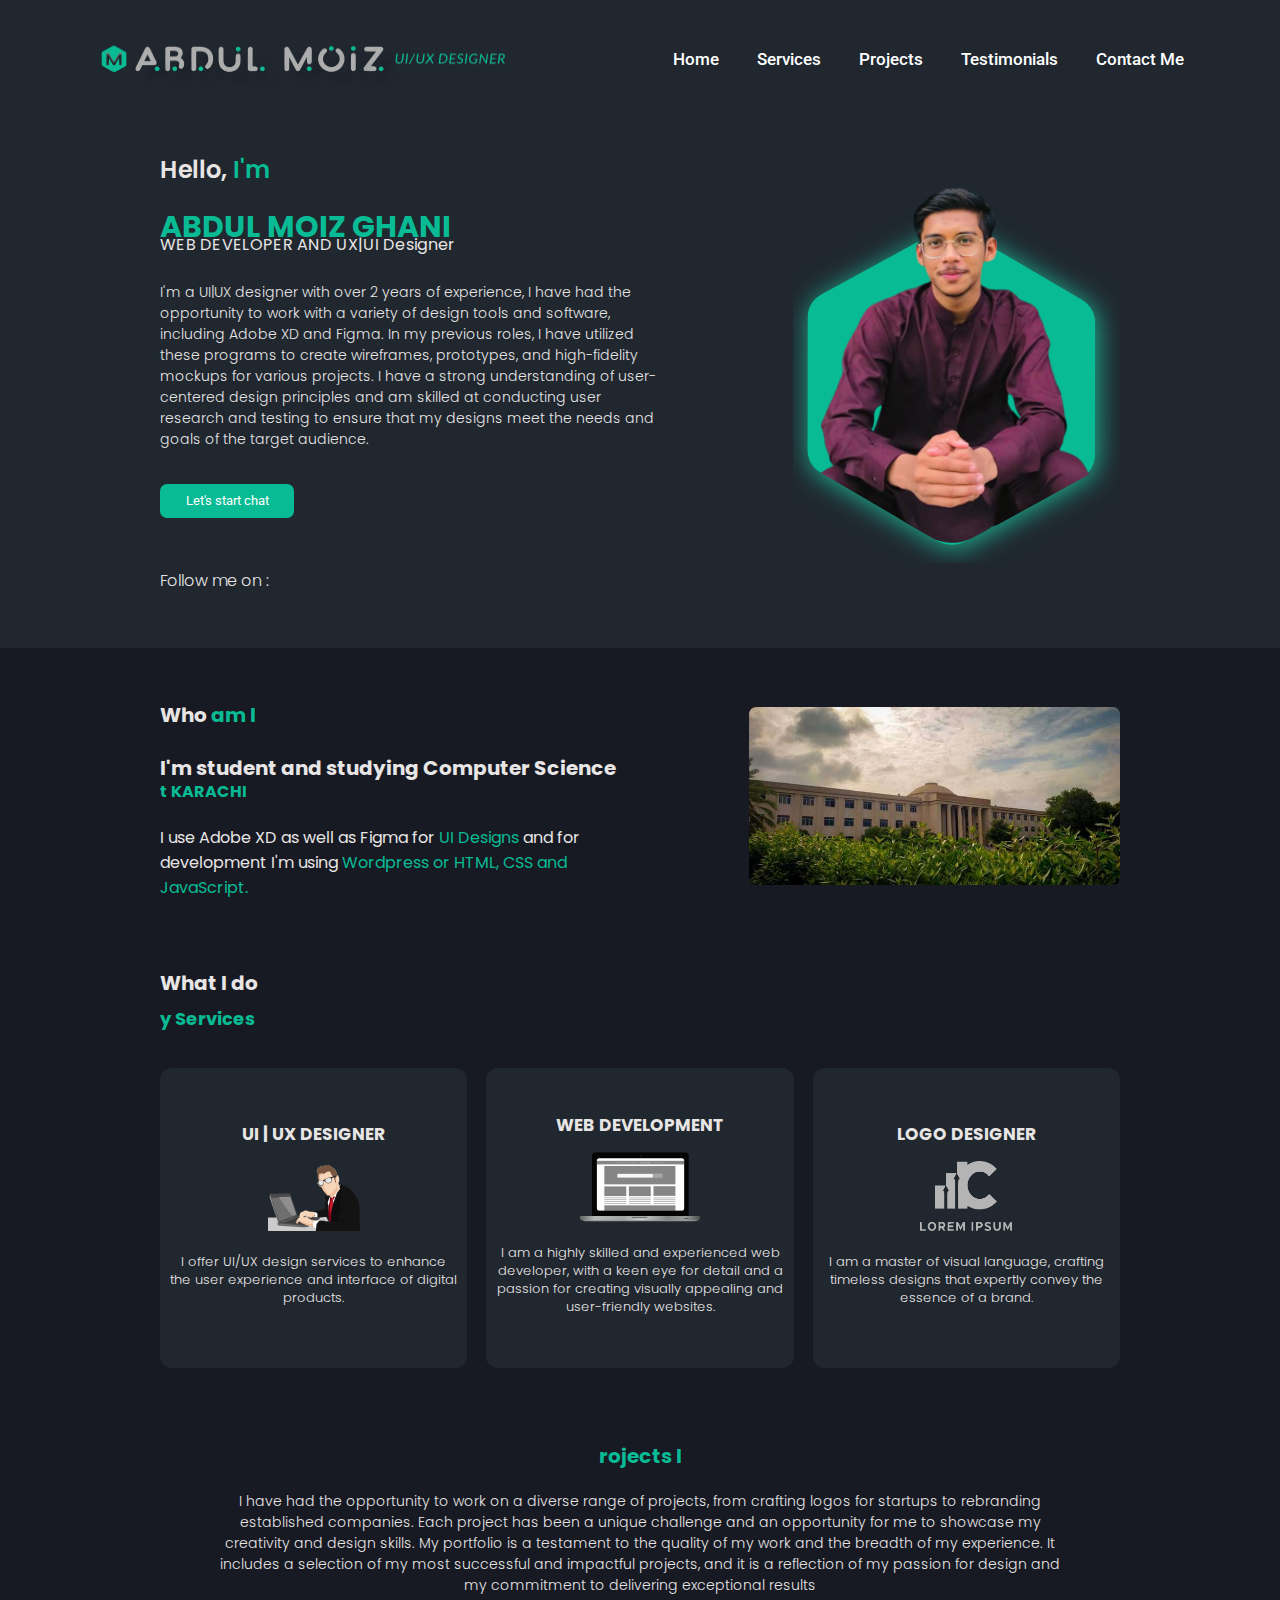
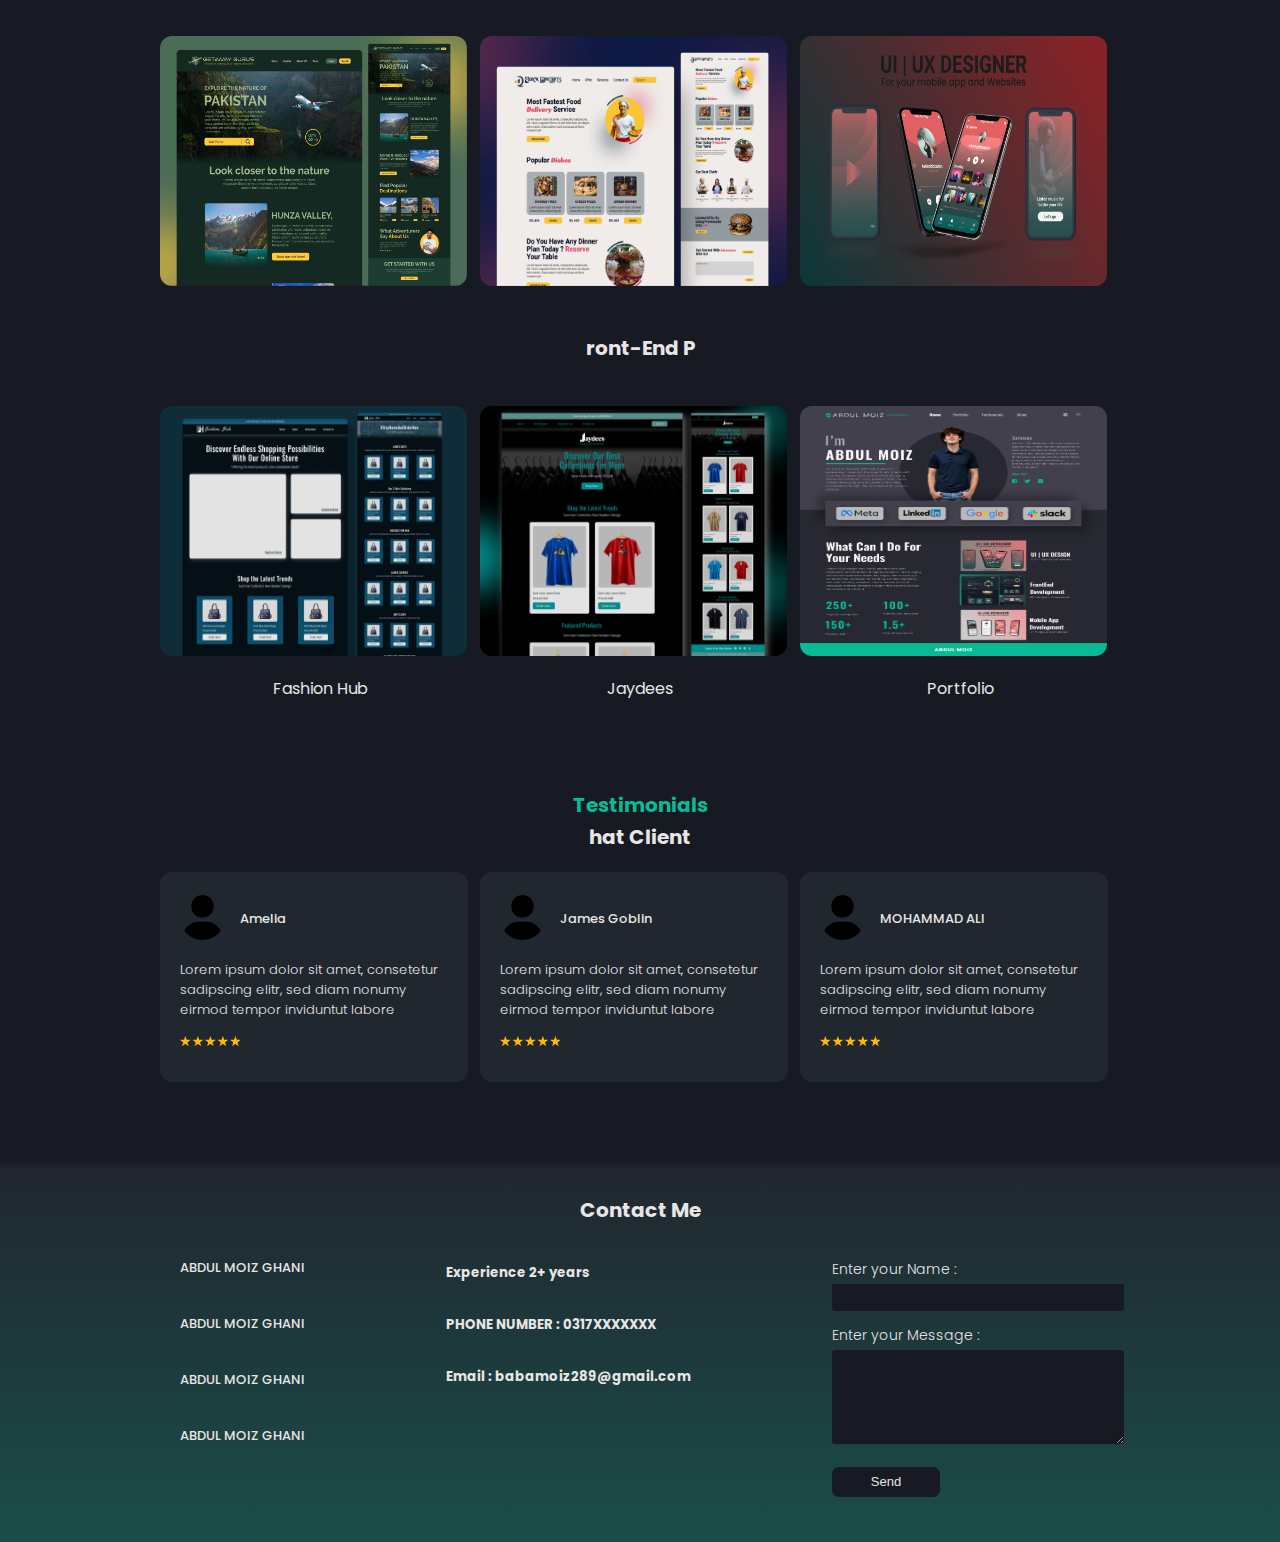
<file: Portfolio/index.html>
<!DOCTYPE html>
<html lang="en">

<head>
    <meta charset="UTF-8">
    <meta http-equiv="X-UA-Compatible" content="IE=edge">
    <meta name="viewport" content="width=device-width, initial-scale=1.0">
    <meta name="description" content="Web Develope And UI | UX Designer">
    <link rel="stylesheet" href="./styling/style.css">
    <link rel="stylesheet" href="https://cdnjs.cloudflare.com/ajax/libs/font-awesome/6.4.0/css/all.min.css"
        integrity="sha512-iecdLmaskl7CVkqkXNQ/ZH/XLlvWZOJyj7Yy7tcenmpD1ypASozpmT/E0iPtmFIB46ZmdtAc9eNBvH0H/ZpiBw=="
        crossorigin="anonymous" referrerpolicy="no-referrer" />
    <script defer src="./javaScript/index.js"></script>
    <title>ABDUL MOIZ - Portfolio</title>
</head>

<body>
    <nav>
        <div id="navbar">
            <div id="logo" class="forHamBurger">
                <img src="./images/LOGO.png" alt="">
            </div>
            <div id="nav-items">
                <ul>
                    <li><a href="#Home">Home</a></li>
                    <li><a href="#Services">Services</a></li>
                    <li><a href="#Projects">Projects</a></li>
                    <li><a href="#Testimonial">Testimonials</a></li>
                    <li><a href="#Contact">Contact Me</a></li>
                </ul>
            </div>
            <div class="burger forHamBurger" id="hamBurger">
                <div class="line"></div>
                <div class="line"></div>
                <div class="line"></div>
            </div>
        </div>
    </nav>

    <main>
        <div class="forBgColor">
            <section class="intro">
                <div class="first" id="Home">
                    <h2 class="subHeading">Hello, <span>I'm</span></h2>
                    <div class="name">
                        <h1>ABDUL MOIZ GHANI</h1>
                        <p>WEB DEVELOPER AND UX|UI Designer</p>
                    </div>
                    <p class="para">I'm a UI|UX designer with over 2 years of experience, I have had the opportunity to
                        work
                        with a variety of design tools and software, including Adobe XD and Figma. In my previous roles,
                        I
                        have utilized these programs to create wireframes, prototypes, and high-fidelity mockups for
                        various
                        projects. I have a strong understanding of user-centered design principles and am skilled at
                        conducting user research and testing to ensure that my designs meet the needs and goals of the
                        target audience.</p>
                    <a href="https://m.me/moizbaba.moiz" target="_blank"><button class="btn">Let's start chat</button></a>
                    <div class="followLinks">
                        <h4>Follow me on :</h4>
                        <a href="https://www.facebook.com/moizbaba.moiz?mibextid=ZbWKwL" target="_blank"><i
                                class="fa-brands fa-square-facebook fa-2x"></i></a>
                        <a href="https://instagram.com/abdul_moiz_ghani?igshid=Yjk4NWM2ZWVkMw==" target="_blank"><i
                                class="fa-brands fa-square-instagram fa-2x"></i></a>
                        <a href="https://twitter.com/ABDULMOIZGHANI?t=_RbMteYHxxaEfEL0b0QcuQ&s=09" target="_blank"><i
                                class="fa-brands fa-square-twitter fa-2x"></i></a>
                        <a href="https://www.linkedin.com/in/abdulmoizghani" target="_blank"><i
                                class="fa-brands fa-linkedin fa-2x"></i></a>
                    </div>
                </div>
                <div class="mainImg">
                    <img src="./images/ABDUL MOIZ.png" alt="ABDUL MOIZ image">
                </div>
            </section>
        </div>

        <section>
            <div class="secondSection">
                <div class="who">
                    <h2 class="subHeading bold">Who <span>am I</span></h2>
                    <h3>I'm student and studying Computer Science</h3>
                    <h4 class="textAnimation"><span id="texxt"></span></h4>
                    <p>I use Adobe XD as well as Figma for <span>UI Designs</span> and for development I'm using
                        <span>Wordpress or HTML, CSS and JavaScript.</span>
                    </p>
                </div>
                <div class="imgUBIT">
                    <img src="./images/UBIT.png" alt="UBIT Image">
                </div>
            </div>
        </section>

        <section class="thirdSection">
            <div class="services" id="Services">
                <h2 class="subHeading bold">What I do</h2>
                <h2 class="myServices"><span id="texxt2"></span> </h2>
                <div class="serviceIntro">

                    <div class="servicesBox">
                        <h2>UI | UX DESIGNER</h2>
                        <img src="./images/UI UX SERVICE.png" alt="">
                        <p>I offer UI/UX design services to enhance the user experience and interface of digital
                            products.</p>
                    </div>
                    <div class="servicesBox webService">
                        <h2>WEB DEVELOPMENT</h2>
                        <img src="./images/Web development service.png" alt="">
                        <p>I am a highly skilled and experienced web developer, with a keen eye for detail and a passion
                            for creating visually appealing and user-friendly websites.</p>
                    </div>
                    <div class="servicesBox">
                        <h2>LOGO DESIGNER</h2>
                        <img src="./images/Logo service.png" alt="">
                        <p>I am a master of visual language, crafting timeless designs that expertly convey the essence
                            of a brand.</p>
                    </div>

                </div>
            </div>
        </section>

        <section class="projectSection" id="Projects">
            <div class="projectHeading">
                <h2 class="subHeading bold center"><span id="texxt3"></span></h2>
                <p class="center">I have had the opportunity to work on a diverse range of projects, from crafting logos
                    for startups to rebranding established companies. Each project has been a unique challenge and an
                    opportunity for me to showcase my creativity and design skills. My portfolio is a testament to the
                    quality of my work and the breadth of my experience. It includes a selection of my most successful
                    and impactful projects, and it is a reflection of my passion for design and my commitment to
                    delivering exceptional results</p>
            </div>

            <div class="uiuxProjects">
                <div class="Projects">
                    <img src="./images/Travel Agency Design.png" alt="Food Ordering Web Design For Your Bussiness">
                </div>
                <div class="Projects">
                    <img src="./images/Food Ordering Design.png" alt="Food Ordering Web Design For Your Bussiness">
                </div>
                <div class="Projects">
                    <img src="./images/music mobile app design.png" alt="Food Ordering Web Design For Your Bussiness">
                </div>
            </div>

            <h2 class="subHeading bold center" id="texxt4"></h2>
            <div class="uiuxProjects frontEnd">
                <div class="Projects">
                    <a href="https://fashionhubbbb.netlify.app/" target="_blank" class="remove">
                        <img src="./images/Fashion Hub.png" alt="E-Commerce Website">
                        <h3 class="prjectDes">Fashion Hub</h3>
                    </a>
                </div>
                <div class="Projects">
                    <a href="https://jaydees.netlify.app" target="_blank" class="remove">
                        <img src="./images/Jaydees Project.png" alt="E-Commerce Website">
                        <h3 class="prjectDes">Jaydees</h3>
                    </a>
                </div>
                <div class="Projects">
                    <a href="https://saylaniportfolio.netlify.app" target="_blank" class="remove">
                        <img class="forWidth" src="./images/Portfolio Assignment.png" alt="Practice Portfolio">
                        <h3 class="prjectDes">Portfolio</h3>
                    </a>
                </div>
            </div>
        </section>

        <section class="testimonialSection" id="Testimonial">
            <h2 class="subHeading bold center"><span>Testimonials</span></h2>
            <h2 class="subHeading bold center clientHeading" id="texxt5"></h2>
            <div id="TEstimonials">
                <div class="colorBg">
                    <div class="name2">
                        <div class="userIcon">
                            <img src="./images/user-solid.svg" alt="">
                        </div>
                        <h4>Amelia</h4>
                    </div>
                    <p>Lorem ipsum dolor sit amet, consetetur sadipscing elitr, sed diam nonumy eirmod tempor inviduntut
                        labore</p>
                    <img src="./images/stars.png" alt="">
                </div>
                <div class="colorBg">
                    <div class="name2">
                        <div class="userIcon">
                            <img src="./images/user-solid.svg" alt="">
                        </div>
                        <h4>James Goblin</h4>
                    </div>
                    <p>Lorem ipsum dolor sit amet, consetetur sadipscing elitr, sed diam nonumy eirmod tempor inviduntut
                        labore</p>
                    <img src="./images/stars.png" alt="">
                </div>
                <div class="colorBg">
                    <div class="name2">
                        <div class="userIcon">
                            <img src="./images/user-solid.svg" alt="">
                        </div>
                        <h4>MOHAMMAD ALI</h4>
                    </div>
                    <p>Lorem ipsum dolor sit amet, consetetur sadipscing elitr, sed diam nonumy eirmod tempor inviduntut
                        labore</p>
                    <img src="./images/stars.png" alt="">
                </div>
            </div>
        </section>

        <footer>
            <h2 class="subHeading bold center" id="Contact">Contact Me</h2>

            <div class="foot">
                <div class="forDisplay">

                    <div class="socialIcons">
                        <div id="icons">
                            <i class="fa-brands fa-square-facebook fa-2x"></i>
                            <a target="_blank" href="https://www.facebook.com/moizbaba.moiz?mibextid=ZbWKwL">
                                <h3>ABDUL MOIZ GHANI</h3>
                            </a>
                        </div>
                    </div>

                    <div class="socialIcons">
                        <div id="icons">
                            <i class="fa-brands fa-square-instagram fa-2x"></i>
                            <a target="_blank" href="https://instagram.com/abdul_moiz_ghani?igshid=Yjk4NWM2ZWVkMw==">
                                <h3>ABDUL MOIZ GHANI</h3>
                            </a>
                        </div>
                    </div>
                    <div class="socialIcons">
                        <div id="icons">
                            <i class="fa-brands fa-square-twitter fa-2x"></i>
                            <a href="https://twitter.com/ABDULMOIZGHANI?t=_RbMteYHxxaEfEL0b0QcuQ&s=09" target="_blank">
                                <h3>ABDUL MOIZ GHANI</h3>
                            </a>
                        </div>
                    </div>

                    <div class="socialIcons">
                        <div id="icons">
                            <i class="fa-brands fa-linkedin fa-2x"></i>
                            <a href="https://www.linkedin.com/in/abdulmoizghani" target="_blank">
                                <h3>ABDUL MOIZ GHANI</h3>
                            </a>
                        </div>
                    </div>
                </div>

                <div class="forDisplay forMargin">
                    <div class="socialIcons moreDetails">
                        <h5>Experience 2+ years</h5>
                    </div>

                    <div class="socialIcons moreDetails">
                        <h5>PHONE NUMBER : 0317XXXXXXX</h5>
                    </div>
                    <div class="socialIcons moreDetails  ">
                        <h5>Email : babamoiz289@gmail.com</h5>
                    </div>
                </div>

                <div class="forDisplay forMargin2">
                    <form action="#" id="form">
                        <h3>
                            <label for="inputName"> Enter your Name : </label>
                        </h3>
                        <div class="inputFromUser">
                            <input type="text" name="text" id="inputName" required>
                        </div>
                        <h3>
                            <label for="inputText"> Enter your Message :</label>
                        </h3>
                        <div class="inputFromUser">
                            <textarea name="text" id="inputText" cols="30" rows="10" required></textarea>
                        </div>
                        <button type="submit" class="button" id="butn" onclick="sending()">Send</button>
                    </form>
                </div>
            </div>
        </footer>
    </main>
</body>

</html>
</file>
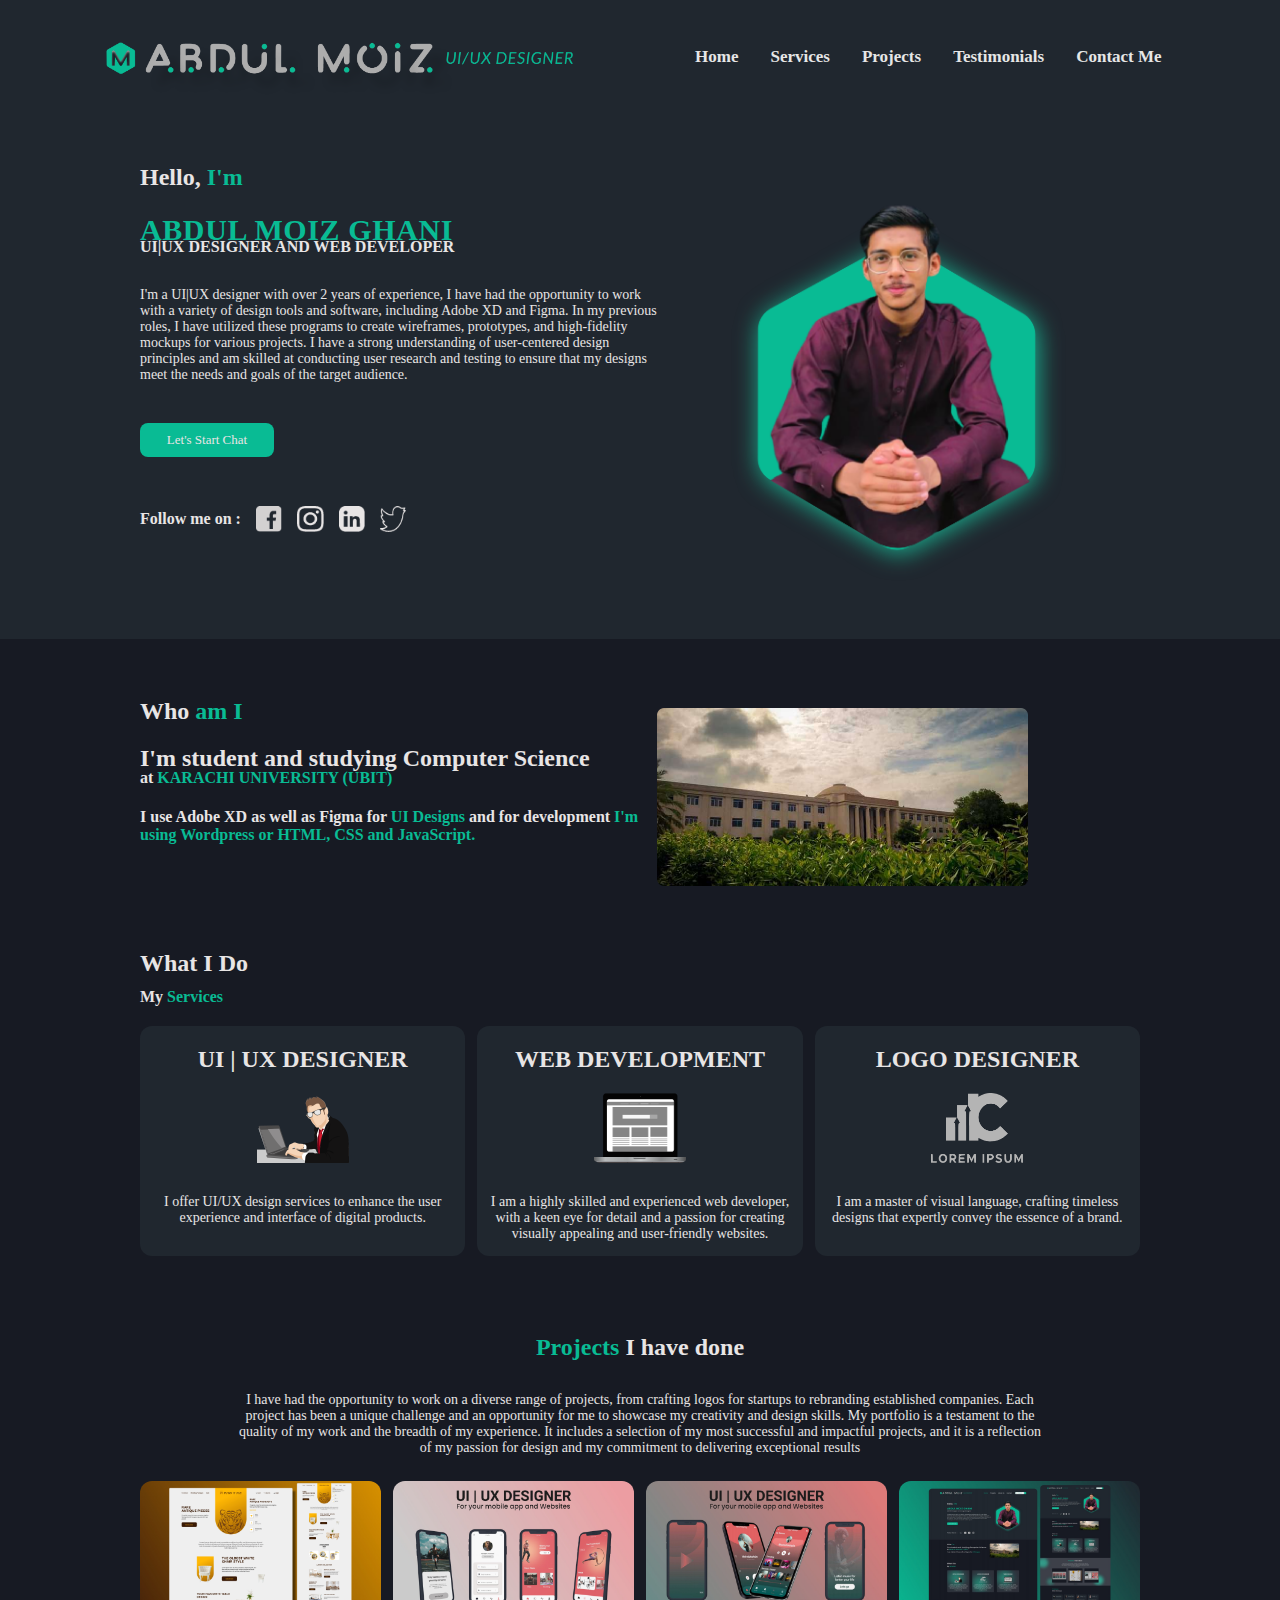
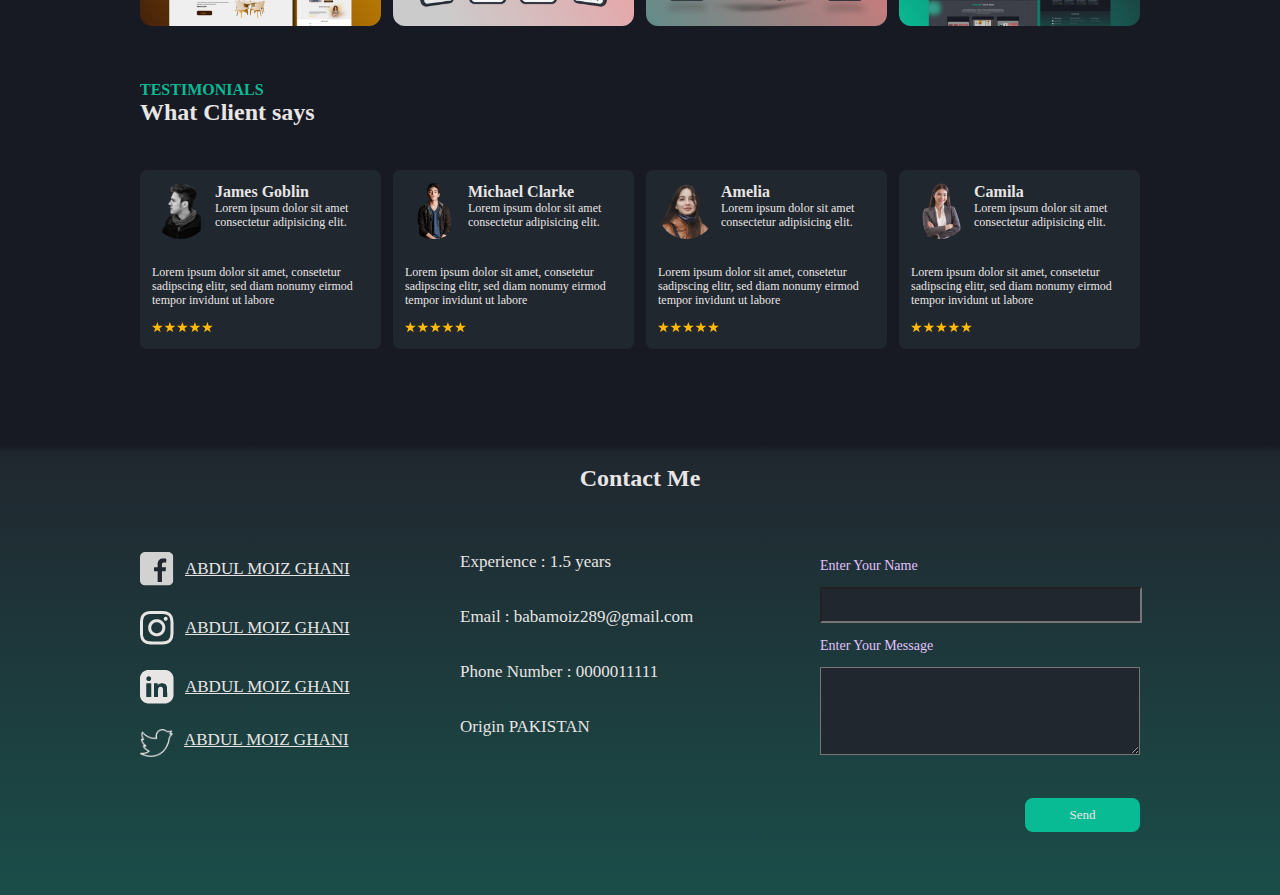
<file: PORTFOLIO/html/index.html>
<!DOCTYPE html>
<html lang="en">

<head>
    <meta charset="UTF-8">
    <meta http-equiv="X-UA-Compatible" content="IE=edge">
    <meta name="viewport" content="width=device-width, initial-scale=1.0">
    <link rel="stylesheet" href="../css/style.css">
    <link rel="stylesheet" media="screen and (max-width: 1240px)" href="../css/screen.css">
    <link rel="stylesheet" media="screen and (max-width: 1188px)" href="../css/screen2.css">
    <link rel="stylesheet" media="screen and (max-width: 1144px)" href="../css/small-screen.css">
    <link rel="stylesheet" media="screen and (max-width: 1066px)" href="../css/tablet-large.css">
    <link rel="stylesheet" media="screen and (max-width: 978px)" href="../css/tablet2.css">
    <link rel="stylesheet" media="screen and (max-width: 900px)" href="../css/tablet3.css">
    <link rel="stylesheet" media="screen and (max-width: 828px)" href="../css/mobile.css">
    <link rel="stylesheet" media="screen and (max-width: 744px)" href="../css/mobile1.css">
    <link rel="stylesheet" media="screen and (max-width: 488px)" href="../css/mobile2.css">
    <link rel="stylesheet" media="screen and (max-width: 456px)" href="../css/mobile3.css">
    <link rel="stylesheet" media="screen and (max-width: 393px)" href="../css/mobile4.css">
    <link rel="stylesheet" media="screen and (max-width: 355px)" href="../css/mobile5.css">
    <title>PORTFOLIO</title>
</head>

<body>
    <div class="container">
        <!-- <span id="top" class="light-bg-color"> -->
        <div id="navbar" class="light-bg-color main main-nav">
            <div class="logo">
                <img src="../images/LOGO.png" alt="ABDUL MOIZ">
            </div>
            <div class="nav">
                <ul>
                    <li class="item"><a href="#section">Home</a></li>
                    <li class="item"><a href="#services">Services</a></li>
                    <li class="item"><a href="#projects">Projects</a></li>
                    <li class="item"><a href="#initial-test">Testimonials</a></li>
                    <li class="item"><a href="#contact">Contact Me</a></li>
                </ul>
            </div>
        </div>

        <div id="section" class="main light-bg-color">
            <section id="top-section">
                <h2 class="sub-heading">
                    Hello, <span>I'm</span>
                </h2>
                <h1 class="main-heading move">
                    ABDUL MOIZ GHANI
                </h1>
                <h3 class="small-heading move UI">
                    UI|UX DESIGNER AND WEB DEVELOPER
                </h3>
                <p class="text-para" id="first-para">
                    I'm a UI|UX designer with over 2 years of experience, I have had the opportunity to work with a
                    variety of design tools and software, including Adobe XD and Figma. In my previous roles, I have
                    utilized these programs to create wireframes, prototypes, and high-fidelity mockups for various
                    projects. I have a strong understanding of user-centered design principles and am skilled at
                    conducting user research and testing to ensure that my designs meet the needs and goals of the
                    target audience.
                </p>
                <button class="btn">
                    Let's Start Chat
                </button>
                <div id="follow">
                    <h2>Follow me on : </h2>
                    <img src="../images/facebook.png" alt="FACEBOOK" class="icon" id="fb">
                    <img src="../images/instagram.png" alt="Instagram" class="icon" id="inst">
                    <img src="../images/linkedin.png" alt="LinkedIn" class="icon" id="linkedin">
                    <img src="../images/twitter.png" alt="Twitter" class="icon" id="tweet">
                </div>
                <!-- </div> -->
            </section>
        </div>

        <div id="aside" class="main light-bg-color">
            <aside id="top-aside">
                <img src="../images/ABDUL MOIZ GHANI.png" alt="ABDUL MOIZ GHANI">
            </aside>
        </div>

        <div id="section2" class="main">
            <section>
                <h2 class="sub-heading section2-h2">
                    Who <span>am I</span>
                </h2>
                <h2 class="sub-heading section2-h2">
                    I'm student and studying Computer Science
                </h2>
                <h3 class="sub-heading section2-h2" id="KU">
                    at <span>KARACHI UNIVERSITY (UBIT)</span>
                </h3>
                <h3 class="small-heading" id="intro-para">
                    I use Adobe XD as well as Figma for <span>UI Designs</span> and for development <span>I'm using
                        Wordpress or HTML, CSS and JavaScript.</span>
                </h3>
            </section>
        </div>

        <div id="aside2" class="main">
            <aside>
                <img src="../images/UBIT.png" alt="ABDUL MOIZ GHANI">
            </aside>
        </div>

        <div id="services" class="main">
            <section>
                <h2 class="sub-heading section2-h2">
                    What I Do
                </h2>

                <h3 class="sub-heading section2-h2">
                    My <span>Services</span>
                </h3>
            </section>
        </div>

        <div id="main-service">
            <div id="services1" class="main box-border bg-color">
                <section>
                    <h2 class="Service-of-ui">
                        UI | UX DESIGNER
                    </h2>
                    <img src="../images/UI UX SERVICE.png" alt="Image for UI | UX" class="images-services">
                    <p class="service-description">
                        I offer UI/UX design services to enhance the user experience and interface of digital products.
                    </p>
                </section>
            </div>
            <div id="services2" class="main box-border bg-color">
                <section>
                    <h2 class="Service-of-ui">
                        WEB DEVELOPMENT
                    </h2>
                    <img src="../images/Web development service.png" alt="Image Web development"
                        class="images-services">
                    <p class="service-description">
                        I am a highly skilled and experienced web developer, with a keen eye for detail and a passion
                        for creating visually appealing and user-friendly websites.
                    </p>
                </section>
            </div>
            <div id="services3" class="main box-border bg-color">
                <section>
                    <h2 class="Service-of-ui">
                        LOGO DESIGNER
                    </h2>
                    <img src="../images/Logo service.png" alt="Image for logo" class="images-services">
                    <p class="service-description">
                        I am a master of visual language, crafting timeless designs that expertly convey the essence of
                        a brand.
                    </p>
                </section>
            </div>

        </div>

        <div id="projects" class="main">
            <section>
                <h2 class="sub-heading section2-h2">
                    <span>Projects </span>I have done
                </h2>
                <p>I have had the opportunity to work on a diverse range of projects, from crafting logos for startups
                    to rebranding established companies. Each project has been a unique challenge and an opportunity for
                    me to showcase my creativity and design skills. My portfolio is a testament to the quality of my
                    work and the breadth of my experience. It includes a selection of my most successful and impactful
                    projects, and it is a reflection of my passion for design and my commitment to delivering
                    exceptional results</p>
            </section>
        </div>

        <!-- 4 Projects -->
        <div id="main-project">
            <!-- <div id="pro-1-2"> -->
            <div id="project1" class="main">
                <section>
                    <img src="../images/Furniture Mockup for Fiverr.png" alt="Image for UI | UX" class="project-images">
                </section>
            </div>
            <div id="project2" class="main">
                <section>
                    <img src="../images/Gym app.png" alt="Image Web development" class="project-images">
                </section>
            </div>
            <!-- </div> -->
            <!-- <div id="pro-3-4"> -->
            <div id="project3" class="main">
                <section>
                    <img class="project-images" src="../images/Music Mobile App.png" alt="Image for logo">
                </section>
            </div>
            <div id="project4" class="main">
                <section>
                    <img src="../images/porfolio design.png" alt="Image for logo" class="project-images">
                </section>
            </div>
            <!-- </div> -->
        </div>

        <!-- Testimonials -->
        <div id="initial-test" class="main">
            <section>
                <h3 class="small-heading" id="intro-para">
                    <span>TESTIMONIALS</span>
                </h3>
                <h2 class="sub-heading section2-h2">
                    What Client says
                </h2>
            </section>
        </div>


        <div id="testimonial">
            <div id="man1" class="main bg-color">
                <section>
                    <div class="text-in-row">
                        <img src="../images/man1.png" alt="" class="man1-img">
                        <div class="man-intro">
                            <h3 class="name">
                                James Goblin
                            </h3>
                            <p>Lorem ipsum dolor sit amet consectetur adipisicing elit.</p>
                        </div>
                    </div>
                    <div class="man-text">
                        <p>Lorem ipsum dolor sit amet, consetetur sadipscing elitr, sed diam nonumy eirmod tempor
                            invidunt ut labore</p>
                        <img src="../images/stars.png" alt="">
                    </div>
                </section>
            </div>
            <div id="man2" class="main bg-color">
                <section>
                    <div class="text-in-row">
                        <img src="../images/man2.png" alt="" class="man1-img">
                        <div class="man-intro">
                            <h3 class="name">
                                Michael Clarke
                            </h3>
                            <p>Lorem ipsum dolor sit amet consectetur adipisicing elit.</p>
                        </div>
                    </div>
                    <div class="man-text">
                        <p>Lorem ipsum dolor sit amet, consetetur sadipscing elitr, sed diam nonumy eirmod tempor
                            invidunt ut labore</p>
                        <img src="../images/stars.png" alt="">
                    </div>
                </section>
            </div>
            <div id="man3" class="main bg-color">
                <section>
                    <section>
                        <div class="text-in-row">
                            <img src="../images/man3.png" alt="" class="man1-img">
                            <div class="man-intro">
                                <h3 class="name">
                                    Amelia
                                </h3>
                                <p>Lorem ipsum dolor sit amet consectetur adipisicing elit.</p>
                            </div>
                        </div>
                        <div class="man-text">
                            <p>Lorem ipsum dolor sit amet, consetetur sadipscing elitr, sed diam nonumy eirmod tempor
                                invidunt ut labore</p>
                            <img src="../images/stars.png" alt="">
                        </div>
                    </section>
                </section>
            </div>
            <div id="man4" class="main bg-color">
                <section>
                    <div class="text-in-row">
                        <img src="../images/man4.png" alt="" class="man1-img">
                        <div class="man-intro">
                            <h3 class="name">
                                Camila
                            </h3>
                            <p>Lorem ipsum dolor sit amet consectetur adipisicing elit.</p>
                        </div>
                    </div>
                    <div class="man-text">
                        <p>Lorem ipsum dolor sit amet, consetetur sadipscing elitr, sed diam nonumy eirmod tempor
                            invidunt ut labore</p>
                        <img src="../images/stars.png" alt="">
                    </div>
                </section>
            </div>
        </div>

        <!-- CONTACT SECTION -->
        <div id="footer">
            <div id="contact">
                <h2 class="sub-heading contact">
                    Contact Me
                </h2>
            </div>

            <footer id="contact-links">
                <div id="foot-left">
                    <div class="link">
                        <img src="../images/facebook.png" alt="facebook">
                        <a href="#">ABDUL MOIZ GHANI</a>
                    </div>
                    <div class="link">
                        <img src="../images/instagram.png" alt="Instagram">
                        <a href="#">ABDUL MOIZ GHANI</a>
                    </div>
                    <div class="link">
                        <img src="../images/linkedin.png" alt="LinkedIn">
                        <a href="#">ABDUL MOIZ GHANI</a>
                    </div>
                    <div class="link">
                        <img src="../images/twitter.png" alt="teitter" width="33px">
                        <a href="#">ABDUL MOIZ GHANI</a>
                    </div>
                </div>

                <div id="foot-right">
                    <div class="right-contact">
                        Experience : 1.5 years
                    </div>
                    <div class="right-contact">
                        Email : babamoiz289@gmail.com
                    </div>
                    <div class="right-contact">
                        Phone Number : 0000011111
                    </div>
                    <div class="right-contact">
                        Origin PAKISTAN
                    </div>
                </div>

                <div id="message">
                    <form action="">
                        <label for="name">Enter Your Name</label>
                        <div class="enter-info">
                            <input type="text" id="name">
                        </div>

                        <label for="message-us">Enter Your Message</label>
                        <div class="enter-info">
                            <textarea name="text" id="message-us" cols="30" rows="10"></textarea>
                        </div>
                        <button class="btn" id="send-btn" onclick="send_button()">
                            Send
                        </button>
                    </form>
                </div>
            </footer>

        </div>

    </div>

    <script>
        function send_button() {
            document.getElementById('message').innerHTML = 'Your Message has been successfully send. Thank You!';
        }
    </script>
</body>

</html>
</file>
<file: Portfolio/styling/style.css>
@import url('https://fonts.googleapis.com/css2?family=Roboto:wght@100;300;400;500;700;900&display=swap');
@import url('https://fonts.googleapis.com/css2?family=Poppins:wght@100;200;300;400;500;600;700;800;900&display=swap');

body {
    padding: 0px;
    margin: 0px;
}

main {
    background-color: #171A23;
}

nav {
    background-color: #20272F;
}

#navbar {
    display: flex;
    align-items: center;
    justify-content: space-between;
    width: 85%;
    margin: 0px auto;
    padding-top: 20px;
}

.burger {
    display: none;
}

.line {
    width: 25px;
    height: 3px;
    background-color: #E8E5E5;
    margin: 5px 0px;
    border-radius: 4px;
}

#logo img {
    height: 52.01px;
    width: 408.83px;
    padding-top: 22px;
}

#nav-items ul {
    display: flex;
}

ul li {
    list-style: none;
}

ul li a {
    padding-left: 38px;
    text-decoration: none;
    font-family: "Roboto";
    font-style: normal;
    font-weight: 500;
    font-size: 17px;
    color: #FFFFFF;
}

ul li a:hover {
    color: #09BB94;
    transition: 0.2s;
}

/* For Intro Section */
.forBgColor {
    background-color: #20272F;
}

.intro {
    display: flex;
    width: 75%;
    height: 550px;
    margin: 0px auto;
    align-items: center;
}

span {
    color: #09BB94;
}

.subHeading {
    font-family: 'Poppins';
    font-style: normal;
    font-weight: 600;
    font-size: 24px;
    line-height: 36px;
    color: #E8E5E5;
}

.name {
    position: relative;
    animation: mymove 2s;
    /* animation-delay: 2s; */
}

@keyframes mymove {
    from {
        left: -440px;
    }

    to {
        left: 0px;
    }
}

.name h1 {
    font-family: 'Poppins';
    font-style: normal;
    font-weight: 700;
    font-size: 30px;
    line-height: 45px;
    color: #09BB94;
    margin-top: -4px;
}

.name p {
    font-family: 'Poppins';
    font-style: normal;
    font-weight: 400;
    font-size: 16px;
    color: #E8E5E5;
    margin-top: -37px;
    letter-spacing: 0.3px;
}


.para {
    width: 80%;
    font-family: 'Poppins';
    font-style: normal;
    font-weight: 300;
    font-size: 14px;
    line-height: 21px;
    color: #E8E5E5;
    margin-top: 25px;
}

.btn {
    height: 34px;
    width: 134px;
    border-radius: 7px;
    background: #09BB94;
    cursor: pointer;
    border: none;
    margin-top: 20px;
    font-family: 'Roboto';
    font-style: normal;
    font-weight: 400;
    font-size: 13px;
    line-height: 16px;
    color: #FFFFFF;
}

.btn:hover {
    color: #20272F;
    transition: 0.2s ease-out;
}

.followLinks {
    display: flex;
    align-items: center;
    margin-top: 30px;
}

.followLinks h4 {
    font-family: 'Poppins';
    font-style: normal;
    font-weight: 300;
    font-size: 16px;
    line-height: 24px;
    color: #E8E5E5;
}

.followLinks i {
    margin: 0px 12px;
    color: #E8E5E5;
    cursor: pointer;
}

.followLinks i:hover {
    color: #09BB94;
    transition: 0.2s ease-out;
}

.secondSection {
    width: 75%;
    display: flex;
    justify-content: space-between;
    align-items: center;
    margin: 0px auto 0px auto;
    height: 300px;
}

.who {
    width: 50%;
}

.bold {
    font-family: 'Poppins';
    font-style: normal;
    font-weight: 700;
    font-size: 20px;
    color: #E8E5E5;
}

.who h3 {
    font-family: 'Poppins';
    font-style: normal;
    font-weight: 700;
    font-size: 20px;
    color: #E8E5E5;
}

.who h4 {
    font-family: 'Poppins';
    font-style: normal;
    font-weight: 700;
    font-size: 16px;
    margin-top: -24px;
    color: #E8E5E5;
}

.who p {
    font-family: 'Poppins';
    font-style: normal;
    font-weight: 400;
    font-size: 16px;
    color: #E8E5E5;
}

.imgUBIT img {
    width: 371px;
    height: 178px
}

.services {
    width: 75%;
    margin: 0px auto 0px auto;
}

.myServices {
    font-family: 'Poppins';
    font-style: normal;
    font-weight: 700;
    font-size: 18px;
    color: #E8E5E5;
    margin: -12px 0px 36px 0px;
}

.serviceIntro {
    display: flex;
    justify-content: space-between;
}

.servicesBox {
    height: 300px;
    width: 32%;
    background: #20272F;
    border-radius: 12px;
    display: flex;
    flex-direction: column;
    justify-content: center;
    align-items: center;
}

.servicesBox h2 {
    font-family: 'Poppins';
    font-style: normal;
    font-weight: 700;
    font-size: 17px;
    color: #E8E5E5;
}

.servicesBox img {
    width: 92.01px;
    height: 70.01px;
}

.webService img {
    width: 120px;
    height: 70px;
}

.servicesBox p {
    font-family: 'Poppins';
    font-style: normal;
    line-height: 100%;
    font-weight: 300;
    text-align: center;
    padding: 9px;
    font-size: 13px;
    line-height: 18px;
    color: #E8E5E5;
}

.projectSection {
    width: 75%;
    margin: 70px auto;
}

.center {
    text-align: center;
}

.projectHeading p {
    font-family: 'Poppins';
    font-style: normal;
    font-weight: 300;
    width: 90%;
    margin: auto;
    font-size: 14px;
    line-height: 21px;
    color: #E8E5E5;
}

.uiuxProjects {
    display: flex;
    margin: 40px 0px;
}

.Projects {
    width: 100%;
}

.Projects img {
    height: 250px;
    width: 96%;
    border-radius: 12px;
}

.forWidth {
    width: 23px;
}

.prjectDes {
    text-align: center;
    font-family: "poppins";
    font-size: 16px;
    color: #E8E5E5;
    font-weight: 400;
}

.remove {
    text-decoration: none;
}

#TEstimonials {
    display: flex;
}

.testimonialSection {
    width: 75%;
    margin: 0px auto 80px auto;
}

.clientHeading {
    margin-top: -20px;
}

.colorBg {
    height: 170px;
    width: 32%;
    background: #20272F;
    border-radius: 12px;
    align-items: center;
    margin-right: 12px;
    justify-content: center;
    padding: 20px;
}


.name2 {
    display: flex;
    align-items: center;

}

.name2 h4 {
    padding-left: 15px;
    font-family: 'Poppins';
    font-weight: 500;
    font-size: 13px;
    color: #E8E5E5;
}

.userIcon img {
    height: 45px;
    width: 45px;
    border-radius: 100px;
    background-color: #20272F;
}

.colorBg p {
    font-family: 'Poppins';
    font-style: normal;
    font-weight: 300;
    font-size: 13px;
    /* line-height: 15px; */
    color: #E8E5E5;
}

footer {
    width: 100%;
    height: 380px;
    background: linear-gradient(180deg, #171A23 0%, #20272F 1.91%, #09BB94 381.3%);
}

.foot {
    width: 75%;
    display: flex;
    justify-content: space-between;
    margin: 0px auto 0px auto;
}

footer h2 {
    padding-top: 30px;

}

#icons {
    display: flex;
    align-items: center;
}

#icons i {
    color: #E8E5E5;
}

#icons h3 {
    font-family: 'Poppins';
    font-style: normal;
    font-weight: 500;
    font-size: 13px;
    padding-left: 20px;
    color: #E8E5E5;
}

#icons a {
    text-decoration: none;
}

.socialIcons {
    margin-bottom: 10px;
}

.moreDetails {
    font-family: 'Poppins';
    /* font-style: normal; */
    margin-bottom: 32px;
    font-weight: 200;
    font-size: 16px;
    color: #E8E5E5;
}

.forMargin {
    margin-top: -4px;
}

.inputFromUser {
    margin-top: 12px;
}

.forMargin2 {
    margin-right: 0px;
    width: 30%;

}

#form {
    color: #E8E5E5;
    margin-top: 10px;
    font-family: 'poppins';
}

.forMargin2 h3 {
    margin-bottom: -8px;
    font-family: 'Poppins';
    font-style: normal;
    font-weight: 300;
    font-size: 14px;
    color: #E8E5E5;
}

.inputFromUser input,
.inputFromUser textarea {
    height: 25px;
    background-color: #171A23;
    border-radius: 3px;
    border: none;
    outline: none;
    /* color: #09BB94; */
    color: #E8E5E5;
    width: 100%;
}


.inputFromUser textarea {
    height: 90px;
}

.button {
    margin: 16px 0px 0px 0px;
    width: 108px;
    height: 30px;
    border-radius: 7px;
    cursor: pointer;
    outline: none;
    border: none;
    font-style: 'Poppins';
    color: #E8E5E5;
    background-color: #171A23;
    font-size: 13px;
}

.button:hover {
    color: #09BB94;
    transition: 0.2s ease-in-out;
}

@media screen and (max-width: 1217px) {
    .Projects img {
        height: 218px;
    }
}


@media screen and (max-width: 1177px) {
    ul li a {
        padding-left: 30px;
        text-decoration: none;
        font-family: "Roboto";
        font-style: normal;
        font-weight: 400;
        font-size: 15px;
        color: #FFFFFF;
    }
}


@media screen and (max-width: 1075px) {
    #navbar {
        display: flex;
        align-items: center;
        justify-content: space-between;
        width: 94%;
    }

    .intro {
        display: flex;
        width: 85%;
    }

    .secondSection {
        width: 85%;
    }

    .services {
        width: 85%;
    }

    .projectSection {
        width: 85%;
    }

    .Projects img {
        height: 208px;
    }

    .testimonialSection {
        width: 85%;
    }

    .foot {
        width: 85%;
    }
}


@media screen and (max-width: 975px) {
    #logo img {
        height: 45.01px;
        width: 380.83px;
    }

    ul li a {
        padding-left: 21px;
        text-decoration: none;
        font-family: "Roboto";
        font-style: normal;
        font-weight: 400;
        font-size: 14px;
    }

    .subHeading {
        font-family: 'Poppins';
        font-style: normal;
        font-weight: 600;
        font-size: 22px;
    }

    .name h1 {
        font-family: 'Poppins';
        font-style: normal;
        font-weight: 700;
        font-size: 28px;
    }

    .name p {
        font-size: 14px;
        color: #E8E5E5;
        margin-top: -37px;
        letter-spacing: 0.7px;
    }

    .para {
        width: 80%;
        font-size: 13.5px;
        line-height: 22px;
    }

    .followLinks h4 {
        font-size: 15px;
    }

    .who h3 {
        font-family: 'Poppins';
        font-style: normal;
        font-weight: 700;
        font-size: 17px;
    }

    .who p {
        font-family: 'Poppins';
        font-style: normal;
        font-weight: 400;
        line-height: 20px;
        font-size: 15px;
    }
}


@media screen and (max-width: 975px) {
    #logo img {
        height: 45.01px;
        width: 340.83px;
    }

    .subHeading {
        font-family: 'Poppins';
        font-style: normal;
        font-weight: 600;
        font-size: 21px;
    }

    .name h1 {
        font-family: 'Poppins';
        font-style: normal;
        font-weight: 700;
        font-size: 25px;
        margin-top: -18px;
    }

    .name p {
        font-size: 13px;
        color: #E8E5E5;
        margin-top: -37px;
        letter-spacing: 0.4px;
    }

    .intro {
        height: 500px;
    }

    .mainImg img {
        height: 301px;
    }

    .para {
        margin-top: 15px;
    }

    .btn {
        height: 32px;
        width: 124px;
        border-radius: 7px;
        background: #09BB94;
        cursor: pointer;
        border: none;
        margin-top: 12px;
        font-family: 'Roboto';
        font-style: normal;
        font-weight: 400;
        font-size: 13px;
        line-height: 16px;
        color: #FFFFFF;
    }

    .who h3 {
        font-family: 'Poppins';
        font-style: normal;
        line-height: 19px;
        font-weight: 500;
        font-size: 17px;
    }

    .who h4 {
        font-weight: 600;
        font-size: 16px;
        margin-top: -22px;
    }

    .imgUBIT img {
        width: 350px;
        height: 170px;
    }

    .Projects img {
        height: 181px;
    }

    .colorBg {
        height: 170px;
        width: 32%;
        background: #20272F;
        border-radius: 12px;
        align-items: center;
        margin-right: 12px;
        justify-content: center;
        padding: 16px;
    }
}

@media screen and (max-width: 837px) {
    .burger {
        display: block;
        padding-bottom: 20px;
        width: 5%;
    }

    #navbar {
        display: flex;
        align-items: baseline;
    }

    #logo {
        width: 50%;
    }

    /* importsnt line use in js for making js logic */
    #nav-items {
        display: none;
        /* transition: 2s ease; */
    }


    #nav-items {
        position: relative;
        bottom: 30px;
        margin-bottom: -89px;
        width: 40%;
    }

    #nav-items ul {
        display: flex;
        flex-direction: column;
    }

    #logo img {
        height: 53.01px;
        width: 382.83px;
    }


    .intro,
    .secondSection,
    .services,
    .projectSection,
    .testimonialSection,
    .foot {
        width: 90%;
    }

    .para {
        line-height: 19px;
    }

    .servicesBox p {
        padding: 9px;
        font-size: 12px;
        line-height: 16px;
    }

    .servicesBox {
        height: 265px;
        width: 33%;
    }

    .projectHeading p {
        font-family: 'Poppins';
        font-style: normal;
        font-weight: 300;
        width: 95%;
        margin: auto;
        font-size: 14px;
        line-height: 19px;
        color: #E8E5E5;
    }

    .Projects img {
        height: 181px;
        aspect-ratio: 5/2;
        object-fit: contain;
    }

    ul li {
        list-style: none;
        padding: 0px 0px 11px 0px;
    }

    ul li a {
        display: flex;
        flex-direction: row-reverse;
    }
}

@media screen and (max-width: 750px) {
    .para {
        line-height: 19px;
        width: 94%;
    }

    .name p {
        font-size: 13px;
        color: #E8E5E5;
        margin-top: -33px;
    }

    .servicesBox p {
        padding: 5px;
        font-size: 10px;
        line-height: 14px;
    }

    .colorBg {
        height: 200px;
        width: 32%;
        background: #20272F;
        border-radius: 12px;
        align-items: center;
        margin-right: 7px;
        justify-content: center;
        padding: 15px;
    }

    .foot {
        flex-direction: column;
    }

    footer {
        height: auto;
        padding-bottom: 50px;
    }
}


@media screen and (max-width: 660px) {

    .intro,
    .secondSection,
    .services,
    .projectSection,
    .testimonialSection,
    .foot {
        width: 96%;
    }

    #navbar {
        width: 95%;
    }

    .intro {
        height: 566px;
    }

    .mainImg img {
        height: 301px;
        margin-bottom: 84px;
    }

    .para {
        line-height: 18px;
        width: 96%;
    }

    .btn {
        height: 30px;
        width: 115px;
        font-size: 12px;
    }

    .who h3 {
        font-family: 'Poppins';
        font-style: normal;
        line-height: 18px;
        font-weight: 500;
        font-size: 15px;
    }

    .who p {
        font-family: 'Poppins';
        font-style: normal;
        font-weight: 400;
        line-height: 18px;
        font-size: 12px;
    }

    .imgUBIT img {
        width: 281px;
        height: 145px;
    }

    .who h3 {
        font-family: 'Poppins';
        margin: -15px 0px;
    }

    .who h4 {
        font-weight: 600;
        font-size: 13px;
        margin-top: 11px;
    }

    .forMargin2 {
        margin-right: 0px;
        width: 100%;

    }
}

@media screen and (max-width: 660px) {
    .intro {
        height: 750px;
        flex-direction: column;
    }

    .Projects {
        width: 100%;
        margin: 7px 0px 7px 0px;
    }

    .Projects img {
        width: 100%;
        margin: auto;
        height: 284px;
    }

    .mainImg img {
        height: 301px;
        margin: 24px 0px;
    }

    .secondSection {
        margin-top: 50px;
        margin-bottom: 50px;
        flex-direction: column;
        align-self: baseline;
        height: auto;
        align-items: first baseline;
    }

    .who {
        width: 100%;
    }

    .imgUBIT {
        margin: auto;
        margin-top: 25px;
    }

    .serviceIntro {
        display: flex;
        flex-direction: column;
    }

    .servicesBox {
        height: 265px;
        width: 100%;
        margin: 0px auto 12px auto;
    }

    .projectHeading p {
        font-family: 'Poppins';
        font-style: normal;
        font-weight: 300;
        width: 98%;
        margin: auto;
        font-size: 12px;
        line-height: 17px;
        color: #E8E5E5;
    }

    .uiuxProjects {
        display: flex;
        flex-direction: column;
    }

    /* .Projects {
        width: 100%;
        margin: 12px 0px 12px 0px;
    } */

    .testimonialSection {
        margin: -10px auto 80px auto;
    }

    #TEstimonials {
        display: flex;
        flex-direction: column;
        width: 100%;
    }

    .colorBg {
        height: auto;
        width: 94%;
        margin-bottom: 12px;
    }
}

@media screen and (max-width: 480px) {
    #logo img {
        height: 37.01px;
        width: 263.83px;
        padding-top: 7px;
        margin-bottom: 9px;
    }

    .line {
        width: 21px;
        height: 3px;
        background-color: #E8E5E5;
        margin: 4px 0px;
    }

    #nav-items {
        margin-bottom: -71px;
    }

    ul li {
        list-style: none;
        padding: 0px 0px 7px 0px;
    }

    #nav-items {
        position: relative;
        bottom: 28px;
    }

    ul li a {
        padding-left: 0px;
        text-decoration: none;
        font-family: "Roboto";
        font-style: normal;
        font-weight: 300;
        font-size: 14px;
    }
}

@media screen and (max-width: 420px) {
    .intro {
        height: auto;
    }

    .forMargin2 {
        margin-right: 7px;
    }

    .para {
        line-height: 18px;
        width: 100%;
    }

    .mainImg img {
        height: 340px;
    }
}


@media screen and (max-width: 343px) {
    #logo img {
        height: 33.01px;
        width: 234.83px;
    }
}
</file>
<file: PORTFOLIO/css/style.css>
.container {
    display: grid;
    background-color: #171A23;
    /* grid-gap: 1rem; */
    grid-template-areas:
        'navbar navbar navbar navbar'
        'section section aside aside'
        'section2 section2 aside2 aside2'
        'services services services services'
        'main-service main-service main-service main-service'
        'projects projects projects projects'
        'main-project main-project main-project main-project'
        'initial-test initial-test initial-test initial-test'
        'testimonial testimonial testimonial testimonial'
        'footer footer footer footer'
        'contact contact contact contact'
        /* 'foot-left foot-left foot-right foot-right' */
}

.main {
    background-color: #171A23;
}


#navbar {
    grid-area: navbar;
}

#section {
    grid-area: section;
}

#top-section {
    margin-left: 140px;
    margin-top: 60px;
}

#aside {
    grid-area: aside;
    /* margin-right: 140px; */
    /* width: 444px; */
}

#top-aside {
    margin-right: 140px;
    margin-top: 60px;
}

#section2 {
    grid-area: section2;
    margin: 40px 0px 0px 140px;
}

#aside2 {
    grid-area: aside2;
    margin-right: 140px;
    width: 444px;
}

#services {
    grid-area: services;
    margin-left: 140px;
    margin-right: 140px;
}

/* #services1 {
    grid-area: services1;
}

#services2 {
    grid-area: services2;

}

#services3 {
    grid-area: services3;

} */

#main-service {
    grid-area: main-service;
    display: flex;
    margin: 0px 140px 0px 140px;
}

#main-service p {
    padding: 0px 10px;
}

#projects {
    grid-area: projects;
    margin-left: 140px;
    margin-right: 140px;
}

#main-project {
    grid-area: main-project;
    display: flex;
    margin-left: 140px;
    margin-right: 140px;
}

#initial-test {
    grid-area: initial-test;
    margin: 30px 140px 0px 140px;
}

#testimonial {
    grid-area: testimonial;
    margin: 0px 140px 108px 140px;
    display: flex;
}

#footer {
    grid-area: footer;
    /* display: grid; */
}

#contact {
    grid-area: contact;
}

/* #foot-left{
    display: grid;
    grid-area: foot-left;
}

#foot-right{
    display: grid;
    grid-area: foot-right;
} */

body {
    padding: 0px;
    margin: 0px;
}

.nav{
    position: absolute;
    right: 8%;
}

/* NAVBAR */
.logo img {
    height: 62.02000000000001px;
    width: 472.8px;
    margin: 38px 0px 0px 100px;
}

.main-nav {
    display: flex;
    flex-direction: row;
}

.nav ul {
    display: flex;
    float: right;
    margin: 31px 0px 0px 81px;
}

.nav ul li {
    list-style: none;
    padding: 16px;
}

.nav ul li a {
    text-decoration: none;
    font-family: 'Roboto';
    font-weight: 600;
    font-size: 17px;
    color: #E6E6E6;
}

.nav ul li a:hover {
    color: #09bb94;
}

/* SECTION LEFT HAND SIDE */
.main section h2,
.sub-heading {
    font-family: 'poppins';
    font-size: 24px;
    font-weight: 700;
    color: #e8e5e5;
}

span {
    color: #09bb94;
}

.main section h1 {
    font-family: 'poppins';
    font-size: 30px;
    font-weight: bold;
    color: #09bb94;
    margin: 22px 0px 0px 0px;
    letter-spacing: 0.6px;
}

.main section h3,
.small-heading {
    font-family: 'poppins';
    font-size: 16px;
    font-weight: medium;
    color: #e8e5e5;
    margin: -9px 0px 0px 0px;
}

.main section p,
.text-para {
    font-family: 'poppins';
    font-size: 14px;
    font-weight: light;
    color: #e8e5e5;
    margin-top: 31px;
}

.btn {
    font-family: 'poppins';
    font-size: 13px;
    width: 134px;
    height: 34px;
    border: none;
    background-color: #09bb94;
    color: #e8e5e5;
    border-radius: 8px;
    margin-top: 26px;
    cursor: pointer;
}


.btn:hover {
    border: none;
    color: #20272f;
}

#follow h2 {
    font-size: 16px;
    color: #e8e5e5;
}

#follow {
    display: flex;
    align-items: center;
    margin-top: 40px;
    margin-bottom: 39px;
}

.icon {
    width: 26.4px;
    height: 26.4px;
    margin-left: 15px;
    cursor: pointer;
}

#fb {
    transition: all 0.4s ease;
}

#fb:hover {
    transform: scale(1.5);
}

#inst {
    transition: all 0.4s ease;
}

#inst:hover {
    transform: scale(1.5);
}

#linkedin {
    transition: all 0.4s ease;
}

#linkedin:hover {
    transform: scale(1.5);
}

#tweet {
    transition: all 0.4s ease;
}

#tweet:hover {
    transform: scale(1.5);
}

/* aside RIGHT HAND SIDE */
#aside img {
    height: 438.57px;
    height: 470.55px;
}

/* WHO IM PORTION STARTS */
.section2-h2 {
    font-size: 20px;
}

#intro-para {
    font-size: 16px;
    margin-top: 21px;
}

#KU {
    margin-top: -23px;
}

#aside2 img {
    width: 371px;
    height: 178px;
    margin-top: 69px;
}

#services {
    margin-top: 41px;
    margin-bottom: 20px;
}

.Service-of-ui {
    font-family: 'poppins';
    font-size: 17px;
    font-weight: 600;
    color: #e8e5e5;
    text-align: center;
}

.images-services {
    width: 92px;
    height: 70px;
    display: block;
    margin: auto;
}

.service-description {
    font-size: 14px;
    font-weight: lighter;
    font-family: 'poppins';
    text-align: center;

}

#services1 {
    width: 33%;
    margin-right: 12px;
}

#services2 {
    width: 33%;
    margin-right: 12px;
}

#services3 {
    width: 33%;
}

#projects h2 {
    text-align: center;
    margin: 78px 0px 0px 0px;
}

#projects p {
    text-align: center;
    margin-bottom: 25px;
    padding: 0px 94px;
}

#project1 {
    margin-right: 12px;
}

#project2 {
    margin-right: 12px;
}

#project3 {
    margin-right: 12px;
}

.project-images {
    width: 100%;
    height: 25%;
    border-radius: 12px;
    /* margin-left: 12px; */
}

#initial-test h2 {
    margin: 0px 0px 44px 0px;
}

#man1 {
    width: 25%;
    height: 100%;
    padding: 12px 12px 0px 12px;
    margin-right: 12px;
    border-radius: 7px;
}

#man2 {
    width: 25%;
    height: 100%;
    margin-right: 12px;
    padding: 12px 12px 0px 12px;
    border-radius: 7px;
}

#man3 {
    margin-right: 12px;
    width: 25%;
    height: 100%;
    padding: 12px 12px 0px 12px;
    border-radius: 7px;
}

#man4 {
    width: 25%;
    height: 100%;
    border-radius: 7px;
    padding: 12px 12px 0px 12px;
}

.name {
    font-size: 13px;
    font-weight: 900;
    font-family: 'poppins';
}

#man1 p {
    margin-top: 0px;
    font-size: 12px;
    font-weight: lighter;
    line-height: 14px;
    padding-left: 0px;
}

#man2 p {
    margin-top: 0px;
    font-size: 12px;
    font-weight: lighter;
    line-height: 14px;
    padding-left: 0px;
}

#man3 p {
    margin-top: 0px;
    font-size: 12px;
    font-weight: lighter;
    line-height: 14px;
    padding-left: 0px;
}

#man4 p {
    margin-top: 0px;
    font-size: 12px;
    font-weight: lighter;
    line-height: 14px;
    padding-left: 0px;
}

.text-in-row {
    display: flex;
}

.man-intro {
    margin: 10px 0px 0px 6px;
    height: 10px;
}

.man-text {
    margin-top: 26px;
}



#footer {
    height: 450px;
    width: 100%;
    background: linear-gradient(180deg, #171A23 0%, #20272F 1.91%, #09BB94 381.3%);
    /* border: 3px solid gray; */
}

.contact {
    text-align: center;
}

#foot-left {
    margin-left: 140px;
    width: 33%;
}

#foot-right {
    margin-right: 40px;
    width: 33%;
}

#contact-links {
    display: flex;
    margin-top: 60px;
}

.link {
    margin-bottom: 20px;
    /* justify-content: center; */
}

.link a {
    margin-bottom: 20px;
    /* justify-content: center; */
    position: relative;
    bottom: 12px;
    left: 7px;
    font-size: 17px;
    font-family: 'poppins';
    color: #e8e5e5;
}

.right-contact {
    font-size: 17px;
    margin-bottom: 35px;
    font-family: 'poppins';
    color: #e8e5e5;
}

#message {
    font-size: 17px;
    /* margin-bottom: 35px; */
    font-family: 'poppins';
    color: #e8e5e5;
    margin: 3px 140px 20px 0px;
    width: 33%;
}

#message input {
    width: 98%;
    height: 30px;
    background-color: rgb(32, 39, 47);
    color: #E6E6E6;
}

#message textarea {
    width: 98%;
    height: 82px;
    background-color: rgb(32, 39, 47);
    color: #E6E6E6;
}

#message label {
    font-size: 14px;
    margin-bottom: 12px;
    color: rgb(225, 194, 255);
    font-family: 'poppins';
}

.enter-info {
    margin: 12px 0px;
    border-radius: 17px;
}

#send-btn {
    float: right;
    width: 36%;
}

.box-border {
    border-radius: 12px;
}

/* MAKING OUR WEBSITE BEAUTIFUL FOR EDIT A COLOR */

.light-bg-color {
    background-color: #20272F;
}

.bg-color {
    background: #20272F;
}

/* FOR animate THE TEXT */

.move {
    position: relative;
    animation: mymove 2s ;
    /* animation-delay: 2s; */
}

@keyframes mymove {
    from {
        left: -440px;
    }

    to {
        left: 0px;
    }
}
</file>
<file: PORTFOLIO/css/screen.css>
.logo img {
    height: 62.02000000000001px;
    width: 472.8px;
    margin: 38px 0px 0px 60px;
}
</file>
<file: PORTFOLIO/css/screen2.css>
.logo img {
    height: 54.02px;
    width: 441.8px;
    margin: 38px 0px 0px 41px;
}

#projects p {
    text-align: center;
    margin-bottom: 39px;
    padding: 0px 38px;
}
</file>
<file: PORTFOLIO/css/small-screen.css>
.logo img {
    height: 49.02px;
    width: 384.8px;
    margin: 38px 0px 0px 41px;
}

.nav ul {
    margin: 31px 0px 0px 100px;
}

.nav ul li a {
    font-size: 16px;
}

#top-section {
    margin-left: 80px;
    margin-top: 60px;
}

#top-aside {
    margin-right: 0px;
    margin-top: 60px;
    margin-left: 73px;
}

#section2 {
    margin: 40px 0px 0px 80px;
}

#aside2 img {
    margin-top: 93px;
    margin-left: 73px;
}

#services {
    grid-area: services;
    margin-left: 80px;
    margin-right: 80px;
}

#main-service {
    grid-area: main-service;
    display: flex;
    margin: 0px 80px 0px 80px;
}

#projects {
    grid-area: projects;
    margin-left: 80px;
    margin-right: 80px;
}

#main-project {
    grid-area: main-project;
    display: flex;
    margin-left: 80px;
    margin-right: 80px;
}

#initial-test {
    grid-area: initial-test;
    margin: 30px 80px 0px 80px;
}

#testimonial {
    grid-area: testimonial;
    margin: 0px 80px 108px 79px;
    display: flex;
}

#foot-left {
    margin-left: 80px;
    width: 33%;
}

#message {
    margin: 3px 80px 20px 0px;
}
</file>
<file: PORTFOLIO/css/tablet-large.css>
.nav ul {
    margin: 27px 0px 0px 47px;
}

.nav ul li a {
    font-size: 14px;
}

.main section h3,
.small-heading {
    font-size: 12px;
}

#foot-right {
    margin-right: 40px;
    width: 39%;
}
</file>
<file: PORTFOLIO/css/tablet2.css>
.logo img {
    height: 55.02px;
    width: 455.8px;
    margin: 30px 0px 0px 10px;
}

.nav {
    display: none;
}

#top-section {
    margin-left: 10px;
    margin-top: 30px;
}

#section2 {
    margin: 40px 0px 0px 10px;
}

#services {
    grid-area: services;
    margin-left: 10px;
    margin-right: 10px;
}

#main-service {
    grid-area: main-service;
    display: flex;
    margin: 0px 10px 0px 10px;
}

#projects {
    grid-area: projects;
    margin-left: 10px;
    margin-right: 10px;
}

#main-project {
    grid-area: main-project;
    display: flex;
    margin-left: 10px;
    margin-right: 10px;
}

#initial-test {
    grid-area: initial-test;
    margin: 30px 10px 0px 10px;
}

#testimonial {
    grid-area: testimonial;
    margin: 0px 10px 108px 10px;
    display: flex;
}

#foot-left {
    margin-left: 10px;
    width: 33%;
}

#message {
    margin: 3px 10px 20px 0px;
}
</file>
<file: PORTFOLIO/css/tablet3.css>
.container {
    display: grid;
    background-color: #171A23;
    /* grid-gap: 1rem; */
    grid-template-areas:
        'navbar navbar navbar navbar'
        'section section section section'
        'aside aside aside aside'
        'section2 section2 section2 section2'
        'aside2 aside2 aside2 aside2'
        'services services services services'
        'main-service main-service main-service main-service'
        'projects projects projects projects'
        'main-project main-project main-project main-project'
        'main-project main-project main-project main-project'
        'initial-test initial-test initial-test initial-test'
        'testimonial testimonial testimonial testimonial'
        'contact contact contact contact'
        'footer footer footer footer'
        /* 'foot-left foot-left foot-right foot-right' */
}

#section {
    grid-area: section;
    width: 100%;
}

#top-aside {
    /* margin-right: 0px; */
    margin-top: -20px;
    margin-left: 0px;
}

#aside img {
    height: 470.55px;
    display: block;
    margin: auto;
}


#aside2 {
    grid-area: aside2;
    margin-right: 0px;
    width: 100%;
}

#aside2 img {
    /* margin-top: 93px; */
    /* margin-left: 73px; */
    margin: 50px auto;
    display: block;
}

#services {
    margin-top: -37px;
    margin-bottom: 39px;
}
</file>
<file: PORTFOLIO/css/mobile.css>
#main-project {
    grid-area: main-project;
    display: flex;
    flex-direction: column;
    margin-left: 10px;
    margin-right: 10px;
}

.project-images {
    width: 50%;
    height: 78%;
    display: block;
    margin: 5px auto;
    border-radius: 12px;
}

#man1,
#man2,
#man3,
#man4 {
    width: 97%;
    margin-top: 12px;
}

#initial-test {
    grid-area: initial-test;
    margin: 12px 10px -36px 10px;
}

#testimonial {
    grid-area: testimonial;
    margin: 10px 10px 108px 10px;
    display: flex;
    flex-direction: column;
}

.main section h1{
    letter-spacing: -0.4px;
}

.UI {
    margin-top: 0px;
    letter-spacing: 1px;
}
</file>
<file: PORTFOLIO/css/mobile1.css>
#first-para {
    margin-right: 10px;
}

#services1,
#services2,
#services3,
#services4 {
    width: 98%;
    padding: 1px 0px;
    margin: 12px 0px 0px 6px;
}

#main-service p {
    padding: 10px 10px;
}

#main-service {
    grid-area: main-service;
    display: flex;
    flex-direction: column;
    /* margin: 0px 10px 0px 10px; */
    display: block;
    margin: -24px auto;
}

#projects h2 {
    text-align: center;
    margin: 56px 0px 0px 0px;
}

#projects p {
    text-align: center;
    margin-bottom: 39px;
    padding: 0px 0px;
}

#testimonial {
    grid-area: testimonial;
    margin: 10px 10px 40px 10px;
    display: flex;
    flex-direction: column;
}

#man1, #man2, #man3, #man4 {
    width: 95%;
    margin: 12px 64px 0px 0px;
}

.man-text {
    margin-top: 8px;
}

#footer {
    height: 824px;
    width: 100%;
    background: linear-gradient(180deg, #171A23 0%, #20272F 1.91%, #09BB94 381.3%);
    /* border: 3px solid gray; */
}

#foot-left {
    margin-left: 10px;
    width: 98%;
}

#foot-right {
    margin-right: 40px;
    width: 97%;
    margin-left: 10px;
}

.right-contact {
    font-size: 17px;
    margin-bottom: 28px;
    font-family: 'poppins';
    color: #e8e5e5;
}

#contact-links {
    display: flex;
    flex-direction: column;
    margin-top: 0px;
}

#message {
    margin: 0px 10px 0px 10px;
}

#message input {
    width: 290%;
    height: 30px;
    background-color: rgb(32, 39, 47);
    color: #E6E6E6;
}

#message textarea {
    width: 290%;
    height: 80px;
    background-color: rgb(32, 39, 47);
    color: #E6E6E6;
}

#send-btn {
    float: right;
    width: 36%;
}

#send-btn {
    position: relative;
    left: 192%;
}
</file>
<file: PORTFOLIO/css/mobile2.css>
.logo img {
    height: 45.02px;
    width: 340.8px;
    margin: 25px 0px 0px 10px;
    /* margin: 24px auto; */
}

#top-section {
    margin-left: 10px;
    margin-top: 1px;
}

#aside img {
    height: 440.55px;
    display: block;
    margin: auto;
}

.project-images {
    width: 65%;
    height: 78%;
    display: block;
    margin: 5px auto;
    border-radius: 12px;
}
</file>
<file: PORTFOLIO/css/mobile3.css>
#aside img {
    height: 380.55px;
    display: block;
    margin: auto;
}

#section2 {
    margin: 15px 0px 0px 10px;
}

#services1, #services2, #services3, #services4 {
    width: 96%;
    padding: 1px 0px;
    margin: 0px 0px 23px 8px;
}

#projects h2 {
    text-align: center;
    margin: 45px 0px 0px 0px;
}

.project-images {
    width: 100%;
    height: 100%;
    display: block;
    margin: 6px auto;
    border-radius: 7px;
}

#man1, #man2, #man3, #man4 {
    width: 94%;
    margin: 12px 64px 0px 0px;
}

#message input {
    width: 282%;
    height: 30px;
    background-color: rgb(32, 39, 47);
    color: #E6E6E6;
}

#message textarea {
    width: 282%;
    height: 54px;
    background-color: rgb(32, 39, 47);
    color: #E6E6E6;
}

#message label {
    font-size: 14px;
    width: 161px;
    display: block;
    margin-bottom: 12px;
    color: rgb(225, 194, 255);
    font-family: 'poppins';
}

#send-btn {
    position: relative;
    left: 185%;
    width: 90px;
}
</file>
<file: PORTFOLIO/css/mobile4.css>
.logo img {
    height: 41.02px;
    width: 308.8px;
    margin: 25px 0px 0px 10px;
    /* margin: 24px auto; */
}

#aside img {
    height: 327.55px;
    display: block;
    margin: auto;
}

#aside2 img {
    width: 348px;
    height: 178px;
    margin-top: 69px;
}
</file>
<file: PORTFOLIO/css/mobile5.css>
#aside img {
    height: 315.55px;
    display: block;
    margin: auto;
}

#aside2 img {
    width: 321px;
    height: 178px;
    margin-top: 69px;
}
</file>
